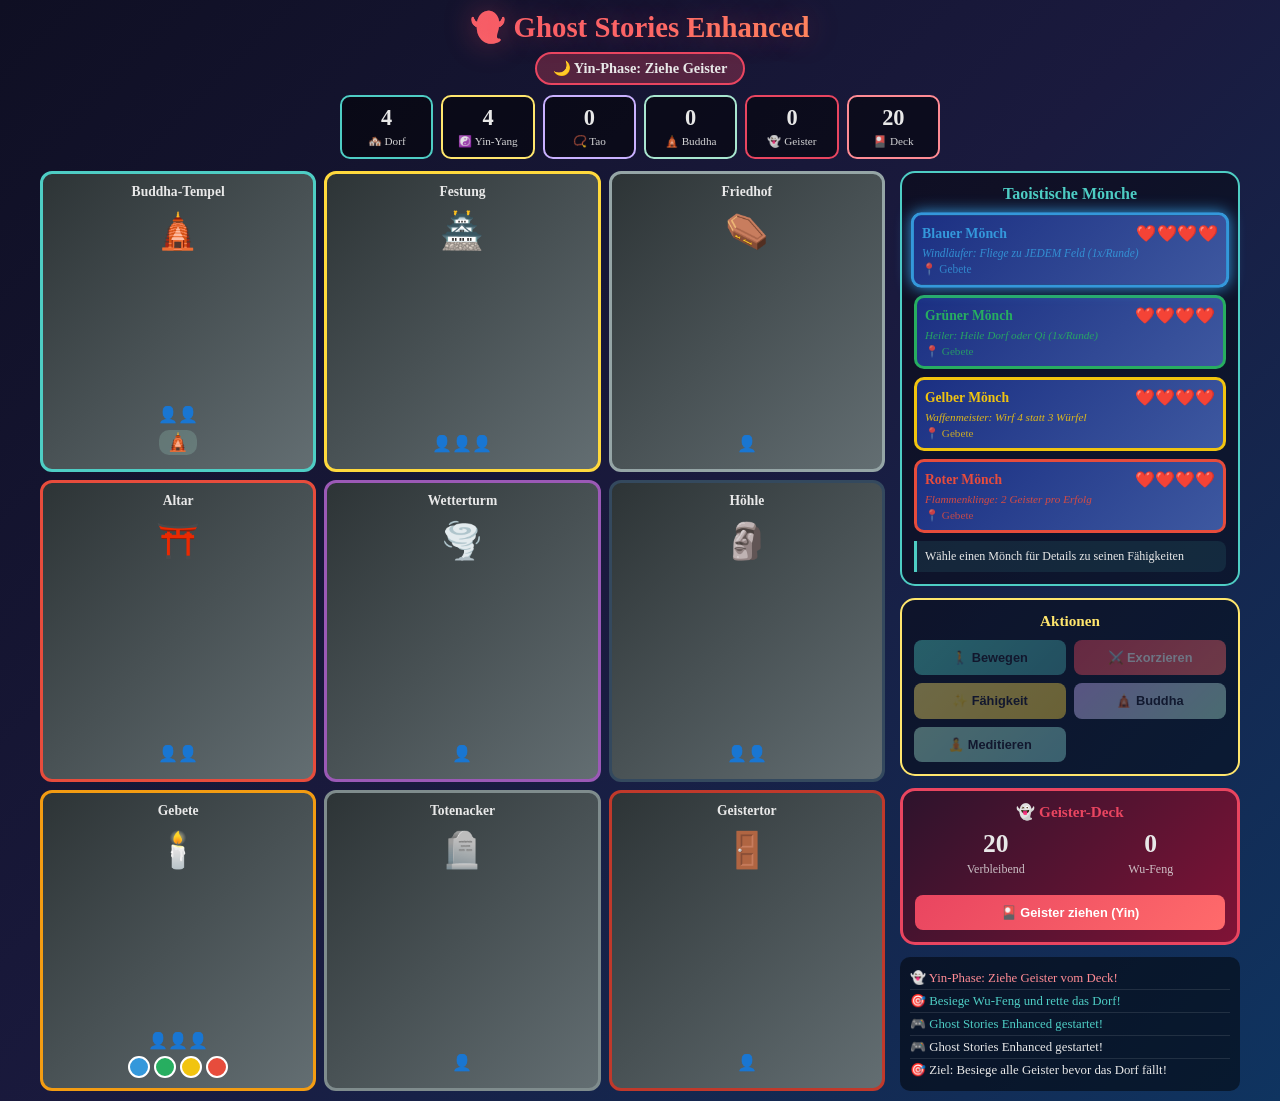
<file: index.html>
<!DOCTYPE html>
<html lang="de">
<head>
    <meta charset="UTF-8">
    <meta name="viewport" content="width=device-width, initial-scale=1.0">
    <title>Ghost Stories - Digital (Enhanced)</title>
    <link rel="stylesheet" href="css/style.css">
</head>
<body>
    <div class="game-header">
        <h1>👻 Ghost Stories Enhanced</h1>
        <div class="phase-indicator" id="phase-indicator">🌙 Yin-Phase: Ziehe Geister</div>
    </div>

    <div class="game-stats">
        <div class="stat-box village">
            <span class="stat-value" id="village-health">4</span>
            <span class="stat-label">🏘️ Dorf</span>
        </div>
        <div class="stat-box yin-yang">
            <span class="stat-value" id="yin-yang">4</span>
            <span class="stat-label">☯️ Yin-Yang</span>
        </div>
        <div class="stat-box tao">
            <span class="stat-value" id="tao-tokens">0</span>
            <span class="stat-label">📿 Tao</span>
        </div>
        <div class="stat-box buddha">
            <span class="stat-value" id="buddha-count">0</span>
            <span class="stat-label">🛕 Buddha</span>
        </div>
        <div class="stat-box ghosts">
            <span class="stat-value" id="ghost-count">0</span>
            <span class="stat-label">👻 Geister</span>
        </div>
        <div class="stat-box deck">
            <span class="stat-value" id="deck-count">20</span>
            <span class="stat-label">🎴 Deck</span>
        </div>
    </div>

    <div class="main-container">
        <div class="game-board" id="game-board">
            <!-- Wird per JavaScript generiert -->
        </div>

        <div class="sidebar">
            <div class="player-area">
                <h2>Taoistische Mönche</h2>
                <div class="monks-container" id="monks-container">
                    <!-- Wird per JavaScript generiert -->
                </div>
                <div class="help-text" id="ability-hint">
                    Wähle einen Mönch für Details zu seinen Fähigkeiten
                </div>
            </div>

            <div class="action-panel">
                <h3>Aktionen</h3>
                <div class="action-buttons">
                    <button class="btn btn-move" onclick="game.moveMonk()" id="btn-move">
                        🚶 Bewegen
                    </button>
                    <button class="btn btn-exorcise" onclick="game.exorcise()" id="btn-exorcise">
                        ⚔️ Exorzieren
                    </button>
                    <button class="btn btn-ability" onclick="game.useAbility()" id="btn-ability">
                        ✨ Fähigkeit
                    </button>
                    <button class="btn btn-buddha" onclick="game.placeBuddha()" id="btn-buddha">
                        🛕 Buddha
                    </button>
                    <button class="btn btn-meditate" onclick="game.meditate()" id="btn-meditate">
                        🧘 Meditieren
                    </button>
                </div>
            </div>

            <div class="ghost-deck-panel">
                <h3>👻 Geister-Deck</h3>
                <div class="deck-info">
                    <div class="deck-stat">
                        <span class="deck-stat-value" id="deck-remaining">20</span>
                        <span class="deck-stat-label">Verbleibend</span>
                    </div>
                    <div class="deck-stat">
                        <span class="deck-stat-value" id="incarnation">0</span>
                        <span class="deck-stat-label">Wu-Feng</span>
                    </div>
                </div>
                <button class="btn btn-exorcise" onclick="game.drawGhostPhase()" id="btn-draw" style="width: 100%; margin-top: 10px;">
                    🎴 Geister ziehen (Yin)
                </button>
            </div>

            <div class="log-area" id="log-area">
                <div class="log-entry">🎮 Ghost Stories Enhanced gestartet!</div>
                <div class="log-entry">🎯 Ziel: Besiege alle Geister bevor das Dorf fällt!</div>
            </div>
        </div>
    </div>

    <!-- Modals -->
    <div class="modal" id="game-modal">
        <div class="modal-content" id="modal-content">
            <h2 id="modal-title">Spielende</h2>
            <p id="modal-message"></p>
            <div class="modal-buttons">
                <button class="btn btn-move" onclick="game.restart()">🔄 Neustart</button>
            </div>
        </div>
    </div>

    <script src="js/game.js"></script>
</body>
</html>
</file>
<file: css/style.css>
* {
    margin: 0;
    padding: 0;
    box-sizing: border-box;
}

body {
    font-family: 'Georgia', serif;
    background: linear-gradient(135deg, #0f0f23 0%, #1a1a3e 50%, #0f3460 100%);
    min-height: 100vh;
    color: #e8e8e8;
    padding: 10px;
}

.game-header {
    text-align: center;
    margin-bottom: 10px;
}

.game-header h1 {
    font-size: 1.8rem;
    background: linear-gradient(135deg, #e94560, #ff6b6b, #ffd93d);
    -webkit-background-clip: text;
    -webkit-text-fill-color: transparent;
    text-shadow: 0 0 30px rgba(233, 69, 96, 0.4);
}

.phase-indicator {
    background: rgba(233, 69, 96, 0.3);
    border: 2px solid #e94560;
    border-radius: 20px;
    padding: 6px 16px;
    display: inline-block;
    margin-top: 8px;
    font-weight: bold;
    font-size: 0.9rem;
}

.game-stats {
    display: grid;
    grid-template-columns: repeat(3, 1fr);
    gap: 8px;
    margin-bottom: 12px;
    max-width: 600px;
    margin-left: auto;
    margin-right: auto;
}

@media (min-width: 600px) {
    .game-stats {
        grid-template-columns: repeat(6, 1fr);
    }
}

.stat-box {
    background: rgba(0, 0, 0, 0.5);
    padding: 8px 4px;
    border-radius: 10px;
    border: 2px solid;
    text-align: center;
}

.stat-box.village { border-color: #4ecdc4; }
.stat-box.yin-yang { border-color: #ffe66d; }
.stat-box.ghosts { border-color: #e94560; }
.stat-box.buddha { border-color: #a8e6cf; }
.stat-box.tao { border-color: #c9b1ff; }
.stat-box.deck { border-color: #ff8b94; }

.stat-value {
    font-size: 1.4rem;
    font-weight: bold;
    display: block;
}

.stat-label {
    font-size: 0.7rem;
    opacity: 0.9;
}

.main-container {
    display: flex;
    flex-direction: column;
    gap: 15px;
    max-width: 1200px;
    margin: 0 auto;
}

@media (min-width: 900px) {
    .main-container {
        flex-direction: row;
    }
    .game-board {
        flex: 1;
    }
    .sidebar {
        width: 340px;
        flex-shrink: 0;
    }
}

.game-board {
    display: grid;
    grid-template-columns: repeat(3, 1fr);
    gap: 8px;
}

.village-tile {
    min-height: 130px;
    background: linear-gradient(135deg, #2d3436, #636e72);
    border: 3px solid;
    border-radius: 12px;
    display: flex;
    flex-direction: column;
    align-items: center;
    justify-content: flex-start;
    cursor: pointer;
    transition: all 0.3s;
    padding: 8px 6px;
    position: relative;
}

@media (min-width: 600px) {
    .village-tile {
        min-height: 160px;
        padding: 10px;
    }
}

.village-tile:hover {
    transform: scale(1.02);
    box-shadow: 0 0 20px rgba(255,255,255,0.15);
}

.village-tile.haunted {
    animation: pulse-red 2s infinite;
}

@keyframes pulse-red {
    0%, 100% { box-shadow: 0 0 5px #e94560; }
    50% { box-shadow: 0 0 20px #e94560, 0 0 40px #e94560; }
}

.village-tile.selected {
    box-shadow: 0 0 0 3px #ffe66d, 0 0 20px #ffe66d;
}

.tile-header {
    display: flex;
    align-items: center;
    justify-content: center;
    gap: 6px;
    width: 100%;
    margin-bottom: 4px;
}

.village-name {
    font-weight: bold;
    font-size: 0.75rem;
    text-align: center;
    line-height: 1.2;
}

@media (min-width: 600px) {
    .village-name {
        font-size: 0.85rem;
    }
}

.ghost-badge {
    background: linear-gradient(135deg, #e94560, #ff6b6b);
    color: white;
    min-width: 22px;
    height: 22px;
    border-radius: 50%;
    display: flex;
    align-items: center;
    justify-content: center;
    font-weight: bold;
    font-size: 0.8rem;
    box-shadow: 0 2px 6px rgba(233, 69, 96, 0.5);
    flex-shrink: 0;
}

.village-token {
    font-size: 1.8rem;
    margin: 4px 0;
}

@media (min-width: 600px) {
    .village-token {
        font-size: 2.2rem;
        margin: 6px 0;
    }
}

.tile-footer {
    margin-top: auto;
    display: flex;
    flex-direction: column;
    align-items: center;
    gap: 4px;
    width: 100%;
}

.buddha-indicator {
    font-size: 1.1rem;
    background: rgba(168, 230, 207, 0.2);
    padding: 2px 8px;
    border-radius: 10px;
}

.monks-on-tile {
    display: flex;
    gap: 4px;
    flex-wrap: wrap;
    justify-content: center;
}

.monk-icon {
    width: 18px;
    height: 18px;
    border-radius: 50%;
    border: 2px solid white;
    flex-shrink: 0;
}

@media (min-width: 600px) {
    .monk-icon {
        width: 22px;
        height: 22px;
    }
}

.villagers-on-tile {
    display: flex;
    gap: 1px;
    justify-content: center;
    margin-bottom: 2px;
}

.villager-icon {
    font-size: 0.65rem;
    opacity: 0.9;
}

@media (min-width: 600px) {
    .villager-icon {
        font-size: 0.75rem;
    }
}

.wu-feng-indicator {
    font-size: 1.4rem;
    background: linear-gradient(135deg, #ff0000, #800000);
    border: 2px solid #ffd700;
    border-radius: 50%;
    width: 32px;
    height: 32px;
    display: flex;
    align-items: center;
    justify-content: center;
    margin-bottom: 2px;
    box-shadow: 0 0 15px rgba(255, 0, 0, 0.8);
    animation: pulse-wu-feng 1.5s infinite;
}

@media (min-width: 600px) {
    .wu-feng-indicator {
        font-size: 1.8rem;
        width: 40px;
        height: 40px;
    }
}

@keyframes pulse-wu-feng {
    0%, 100% { transform: scale(1); box-shadow: 0 0 10px rgba(255, 0, 0, 0.8); }
    50% { transform: scale(1.1); box-shadow: 0 0 25px rgba(255, 0, 0, 1), 0 0 40px rgba(255, 215, 0, 0.5); }
}

.village-tile.wu-feng-here {
    border-width: 4px;
    border-style: dashed;
}

.sidebar {
    display: flex;
    flex-direction: column;
    gap: 12px;
}

.player-area {
    background: rgba(0, 0, 0, 0.4);
    border-radius: 15px;
    padding: 12px;
    border: 2px solid #4ecdc4;
}

.player-area h2 {
    color: #4ecdc4;
    margin-bottom: 10px;
    text-align: center;
    font-size: 1rem;
}

.monks-container {
    display: flex;
    flex-direction: column;
    gap: 8px;
}

.monk-card {
    background: linear-gradient(135deg, rgba(30, 55, 153, 0.8), rgba(74, 105, 189, 0.8));
    border: 3px solid;
    border-radius: 10px;
    padding: 8px;
    cursor: pointer;
    transition: all 0.3s;
}

.monk-card:hover {
    transform: translateX(3px);
}

.monk-card.active {
    box-shadow: 0 0 15px currentColor;
    transform: scale(1.02);
}

.monk-card.dead {
    opacity: 0.4;
    filter: grayscale(100%);
}

.monk-header {
    display: flex;
    justify-content: space-between;
    align-items: center;
    margin-bottom: 4px;
}

.monk-name {
    font-weight: bold;
    font-size: 0.85rem;
}

.monk-health {
    font-size: 1rem;
}

.monk-ability {
    font-size: 0.7rem;
    opacity: 0.9;
    font-style: italic;
}

.monk-position {
    font-size: 0.7rem;
    margin-top: 4px;
    opacity: 0.8;
}

.action-panel {
    background: rgba(0, 0, 0, 0.4);
    border-radius: 15px;
    padding: 12px;
    border: 2px solid #ffe66d;
}

.action-panel h3 {
    color: #ffe66d;
    margin-bottom: 10px;
    text-align: center;
    font-size: 0.95rem;
}

.action-buttons {
    display: grid;
    grid-template-columns: 1fr 1fr;
    gap: 8px;
}

.btn {
    padding: 10px 6px;
    border: none;
    border-radius: 8px;
    font-size: 0.8rem;
    cursor: pointer;
    transition: all 0.3s;
    font-weight: bold;
    line-height: 1.2;
}

.btn:disabled {
    opacity: 0.4;
    cursor: not-allowed;
    transform: none;
}

.btn-move { 
    background: linear-gradient(135deg, #4ecdc4, #44a3aa); 
    color: #1a1a2e; 
}
.btn-exorcise { 
    background: linear-gradient(135deg, #e94560, #ff6b6b); 
    color: white; 
}
.btn-ability { 
    background: linear-gradient(135deg, #ffe66d, #f4d03f); 
    color: #1a1a2e; 
}
.btn-meditate { 
    background: linear-gradient(135deg, #a8e6cf, #7fcdcd); 
    color: #1a1a2e; 
}
.btn-buddha {
    background: linear-gradient(135deg, #c9b1ff, #a8e6cf);
    color: #1a1a2e;
}

.btn:hover:not(:disabled) {
    transform: translateY(-2px);
    box-shadow: 0 4px 12px rgba(255,255,255,0.25);
}

.ghost-deck-panel {
    background: linear-gradient(135deg, #2d132c, #801336);
    border: 3px solid #e94560;
    border-radius: 15px;
    padding: 12px;
    text-align: center;
}

.ghost-deck-panel h3 {
    color: #e94560;
    margin-bottom: 8px;
    font-size: 0.95rem;
}

.deck-info {
    display: flex;
    justify-content: space-around;
    margin: 8px 0;
}

.deck-stat {
    text-align: center;
}

.deck-stat-value {
    font-size: 1.6rem;
    font-weight: bold;
    display: block;
}

.deck-stat-label {
    font-size: 0.75rem;
    opacity: 0.8;
}

.log-area {
    background: rgba(0, 0, 0, 0.5);
    border-radius: 10px;
    padding: 10px;
    max-height: 140px;
    overflow-y: auto;
    font-size: 0.8rem;
}

.log-entry {
    padding: 3px 0;
    border-bottom: 1px solid rgba(255,255,255,0.1);
}

.log-entry:last-child {
    border-bottom: none;
}

.log-entry.ghost { color: #ff8b94; }
.log-entry.player { color: #4ecdc4; }
.log-entry.success { color: #a8e6cf; }
.log-entry.warning { color: #ffe66d; }

.modal {
    display: none;
    position: fixed;
    top: 0;
    left: 0;
    width: 100%;
    height: 100%;
    background: rgba(0, 0, 0, 0.9);
    z-index: 1000;
    justify-content: center;
    align-items: center;
    padding: 20px;
}

.modal.active {
    display: flex;
}

.modal-content {
    background: linear-gradient(135deg, #1a1a3e, #16213e);
    border: 3px solid;
    border-radius: 20px;
    padding: 25px;
    max-width: 400px;
    text-align: center;
    width: 100%;
}

.modal-content.victory { border-color: #a8e6cf; }
.modal-content.defeat { border-color: #e94560; }

.modal-content h2 {
    font-size: 1.8rem;
    margin-bottom: 12px;
}

.modal-content.victory h2 { color: #a8e6cf; }
.modal-content.defeat h2 { color: #e94560; }

.modal-buttons {
    display: flex;
    gap: 12px;
    justify-content: center;
    margin-top: 18px;
}

.help-text {
    background: rgba(78, 205, 196, 0.1);
    border-left: 3px solid #4ecdc4;
    padding: 8px;
    margin-top: 8px;
    font-size: 0.75rem;
    border-radius: 0 8px 8px 0;
}
</file>
